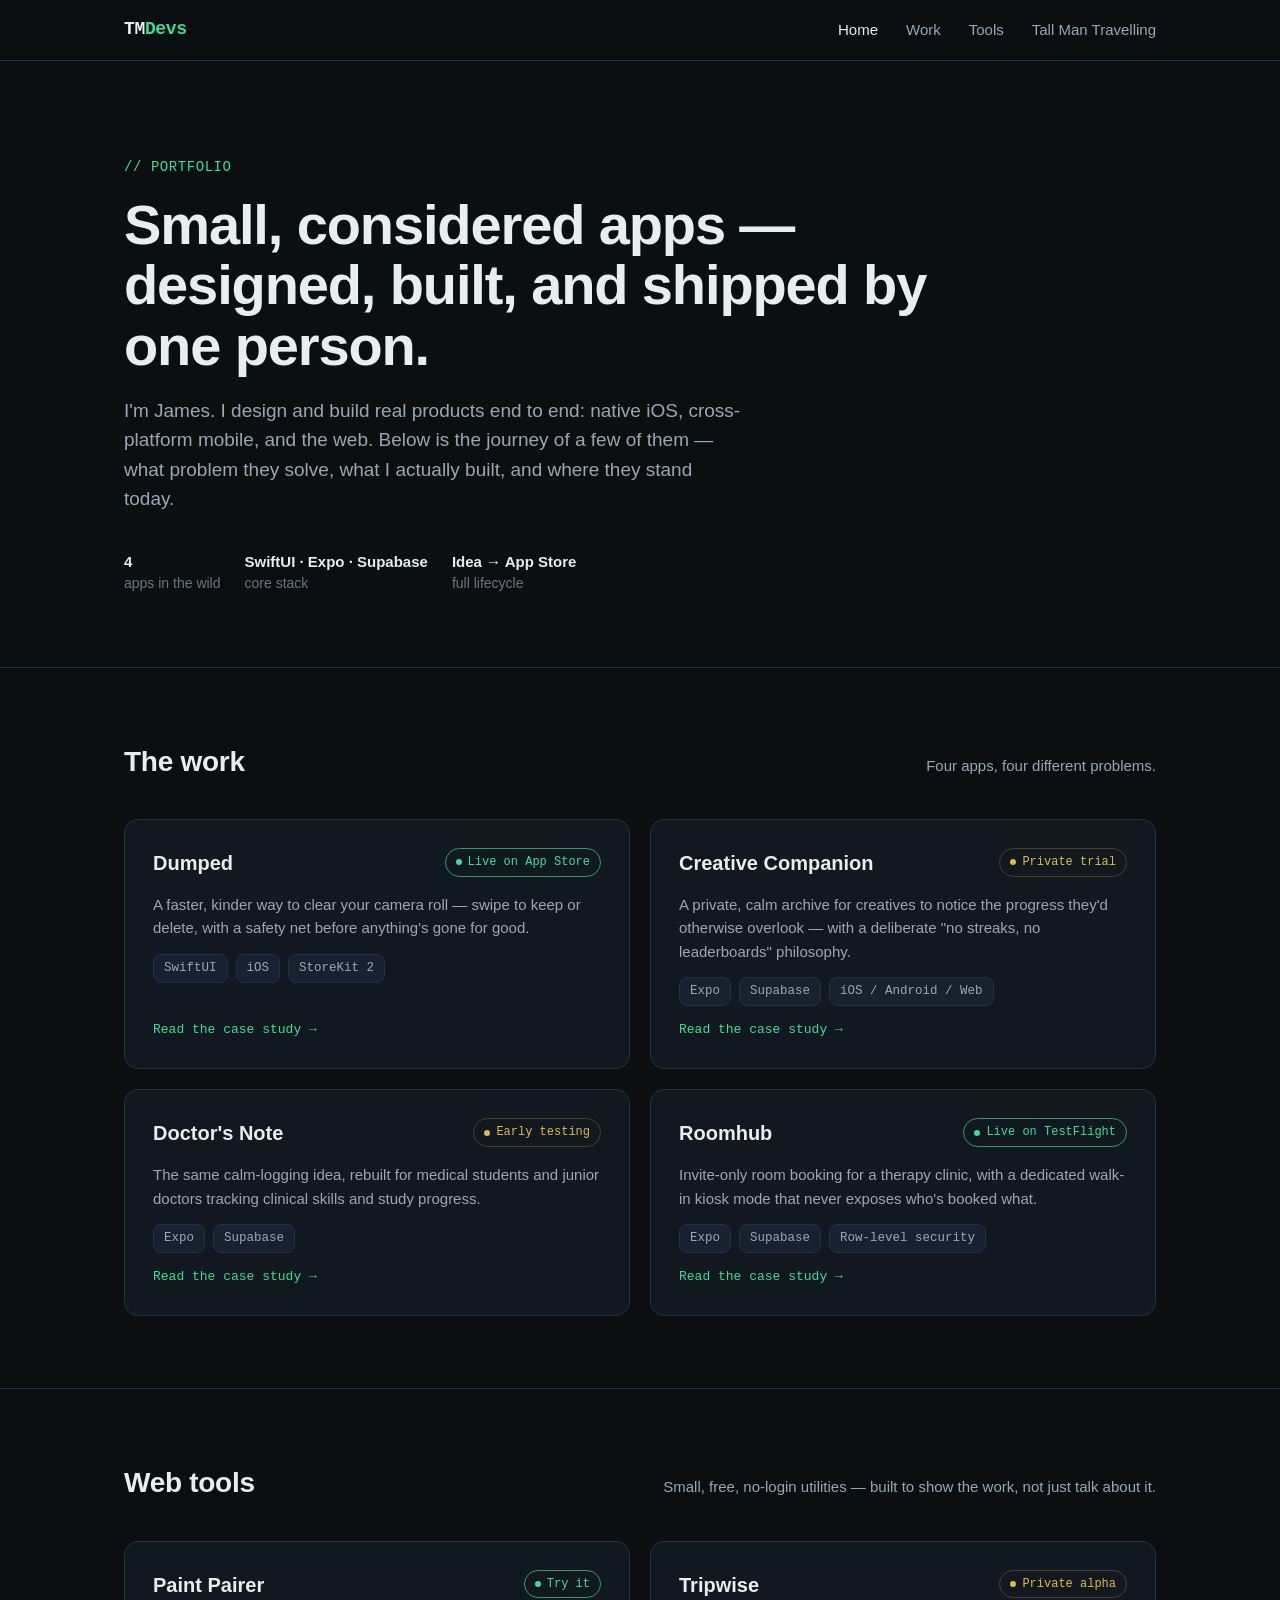
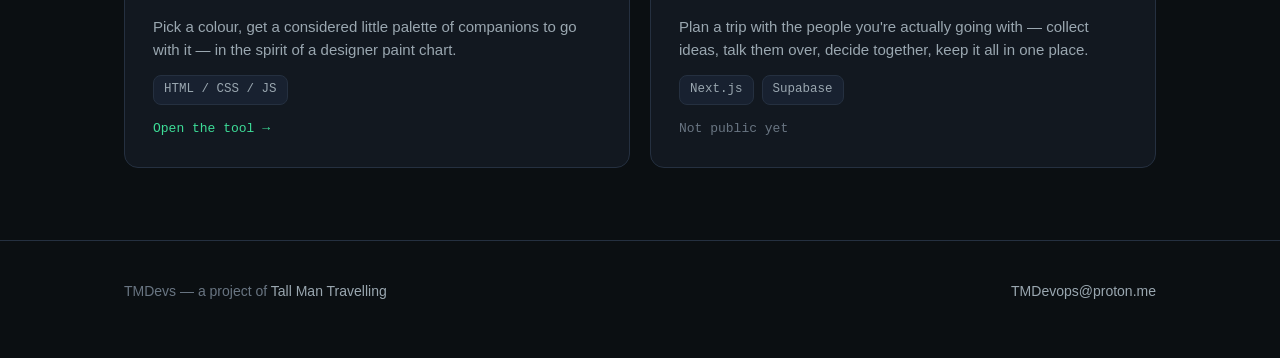
<file: index.html>
<!doctype html>
<html lang="en">
<head>
  <meta charset="utf-8">
  <meta name="viewport" content="width=device-width, initial-scale=1">
  <title>TMDevs — apps &amp; tools built by James Doran</title>
  <meta name="description" content="A portfolio of small, considered apps and web tools designed and built end to end by James Doran.">
  <link rel="stylesheet" href="css/style.css">
</head>
<body>

  <header class="site-header">
    <div class="wrap">
      <a class="logo" href="index.html">TM<span>Devs</span></a>
      <nav class="site-nav">
        <a href="index.html" class="active">Home</a>
        <a href="#work">Work</a>
        <a href="#tools">Tools</a>
        <a href="https://www.tallmantravels.co.uk">Tall Man Travelling</a>
      </nav>
    </div>
  </header>

  <section class="hero">
    <div class="wrap">
      <p class="eyebrow">// portfolio</p>
      <h1>Small, considered apps — designed, built, and shipped by one person.</h1>
      <p class="lede">I'm James. I design and build real products end to end: native iOS, cross-platform mobile, and the web. Below is the journey of a few of them — what problem they solve, what I actually built, and where they stand today.</p>
      <div class="hero-meta">
        <div><strong>4</strong>apps in the wild</div>
        <div><strong>SwiftUI · Expo · Supabase</strong>core stack</div>
        <div><strong>Idea → App Store</strong>full lifecycle</div>
      </div>
    </div>
  </section>

  <section class="section" id="work">
    <div class="wrap">
      <div class="section-head">
        <h2>The work</h2>
        <p>Four apps, four different problems.</p>
      </div>
      <div class="grid">

        <a class="card" href="work/dumped.html">
          <div class="card-top">
            <h3>Dumped</h3>
            <span class="badge live"><span class="badge-dot"></span>Live on App Store</span>
          </div>
          <p class="tagline">A faster, kinder way to clear your camera roll — swipe to keep or delete, with a safety net before anything's gone for good.</p>
          <div class="chips">
            <span class="chip">SwiftUI</span>
            <span class="chip">iOS</span>
            <span class="chip">StoreKit 2</span>
          </div>
          <span class="readmore">Read the case study →</span>
        </a>

        <a class="card" href="work/creative-companion.html">
          <div class="card-top">
            <h3>Creative Companion</h3>
            <span class="badge trial"><span class="badge-dot"></span>Private trial</span>
          </div>
          <p class="tagline">A private, calm archive for creatives to notice the progress they'd otherwise overlook — with a deliberate "no streaks, no leaderboards" philosophy.</p>
          <div class="chips">
            <span class="chip">Expo</span>
            <span class="chip">Supabase</span>
            <span class="chip">iOS / Android / Web</span>
          </div>
          <span class="readmore">Read the case study →</span>
        </a>

        <a class="card" href="work/doctors-note.html">
          <div class="card-top">
            <h3>Doctor's Note</h3>
            <span class="badge trial"><span class="badge-dot"></span>Early testing</span>
          </div>
          <p class="tagline">The same calm-logging idea, rebuilt for medical students and junior doctors tracking clinical skills and study progress.</p>
          <div class="chips">
            <span class="chip">Expo</span>
            <span class="chip">Supabase</span>
          </div>
          <span class="readmore">Read the case study →</span>
        </a>

        <a class="card" href="work/roomhub.html">
          <div class="card-top">
            <h3>Roomhub</h3>
            <span class="badge live"><span class="badge-dot"></span>Live on TestFlight</span>
          </div>
          <p class="tagline">Invite-only room booking for a therapy clinic, with a dedicated walk-in kiosk mode that never exposes who's booked what.</p>
          <div class="chips">
            <span class="chip">Expo</span>
            <span class="chip">Supabase</span>
            <span class="chip">Row-level security</span>
          </div>
          <span class="readmore">Read the case study →</span>
        </a>

      </div>
    </div>
  </section>

  <section class="section" id="tools">
    <div class="wrap">
      <div class="section-head">
        <h2>Web tools</h2>
        <p>Small, free, no-login utilities — built to show the work, not just talk about it.</p>
      </div>
      <div class="grid">

        <a class="card" href="tools/paint-pairer.html">
          <div class="card-top">
            <h3>Paint Pairer</h3>
            <span class="badge live"><span class="badge-dot"></span>Try it</span>
          </div>
          <p class="tagline">Pick a colour, get a considered little palette of companions to go with it — in the spirit of a designer paint chart.</p>
          <div class="chips">
            <span class="chip">HTML / CSS / JS</span>
          </div>
          <span class="readmore">Open the tool →</span>
        </a>

        <div class="card">
          <div class="card-top">
            <h3>Tripwise</h3>
            <span class="badge alpha"><span class="badge-dot"></span>Private alpha</span>
          </div>
          <p class="tagline">Plan a trip with the people you're actually going with — collect ideas, talk them over, decide together, keep it all in one place.</p>
          <div class="chips">
            <span class="chip">Next.js</span>
            <span class="chip">Supabase</span>
          </div>
          <span class="readmore" style="color: var(--text-faint);">Not public yet</span>
        </div>

      </div>
    </div>
  </section>

  <footer class="site-footer">
    <div class="wrap">
      <div>TMDevs — a project of <a href="https://www.tallmantravels.co.uk">Tall Man Travelling</a></div>
      <div><a href="mailto:TMDevops@proton.me">TMDevops@proton.me</a></div>
    </div>
  </footer>

</body>
</html>
</file>
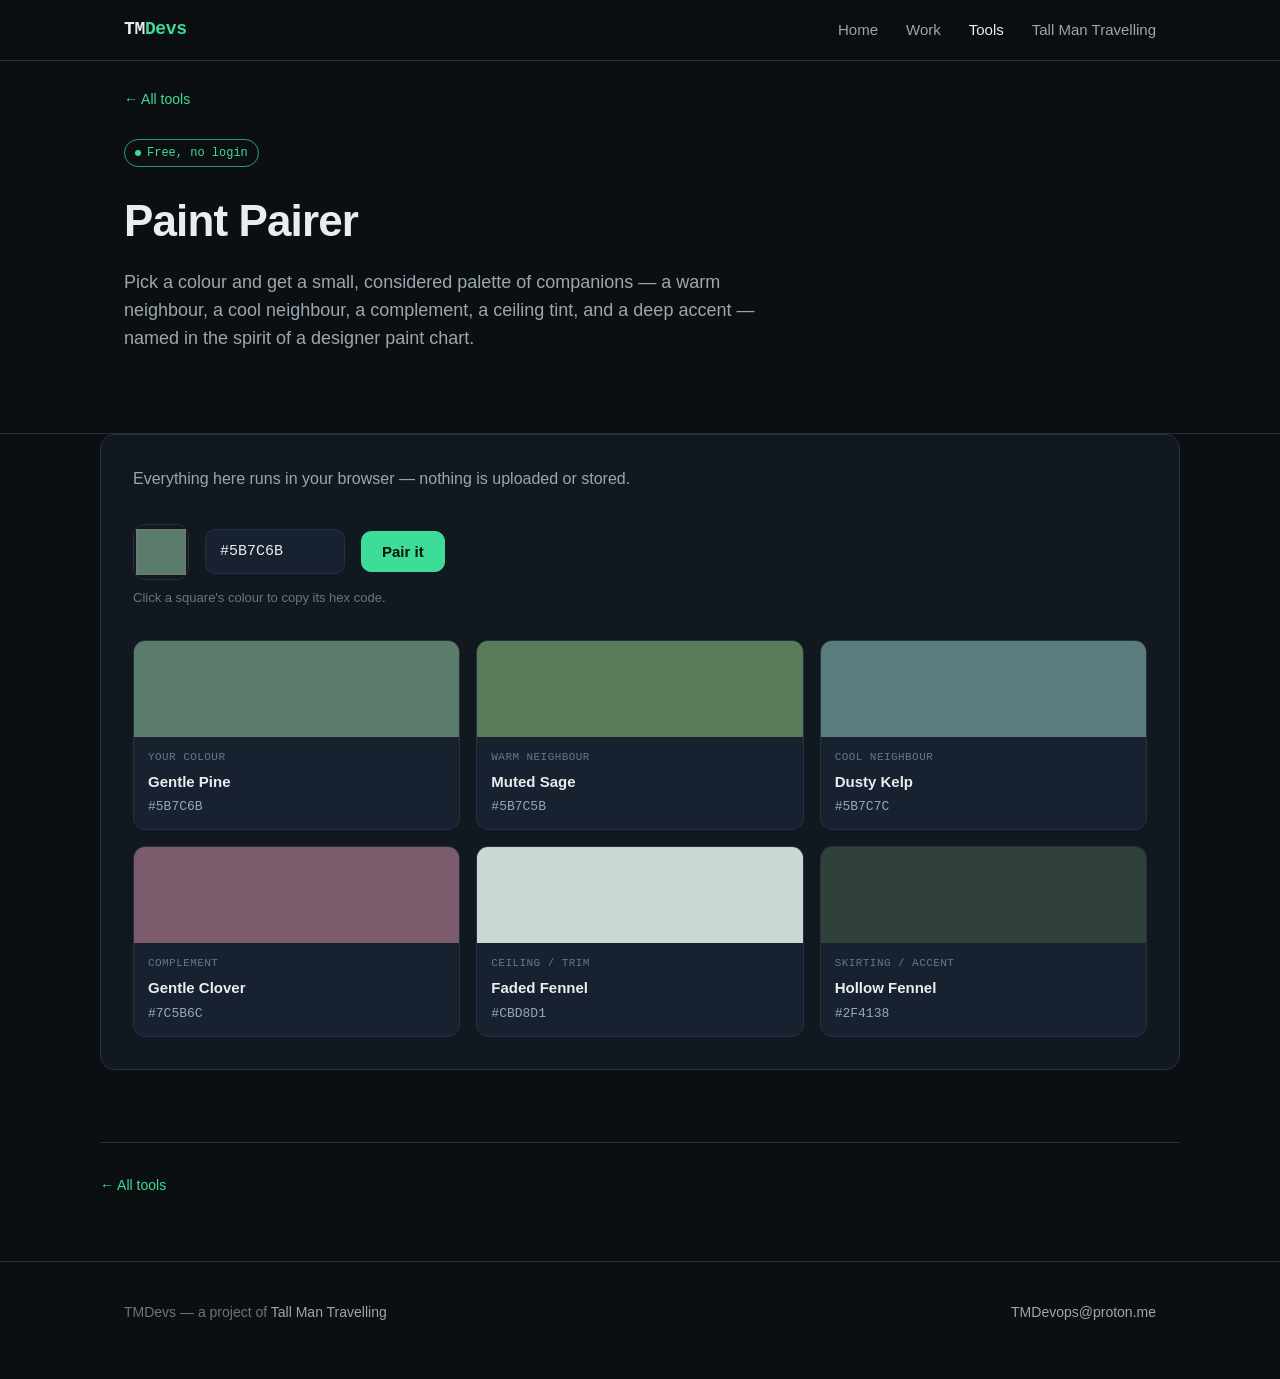
<file: tools/paint-pairer.html>
<!doctype html>
<html lang="en">
<head>
  <meta charset="utf-8">
  <meta name="viewport" content="width=device-width, initial-scale=1">
  <title>Paint Pairer — TMDevs</title>
  <meta name="description" content="Pick a colour and get a considered little palette of companions to go with it — a free web tool by TMDevs.">
  <link rel="stylesheet" href="../css/style.css">
</head>
<body>

  <header class="site-header">
    <div class="wrap">
      <a class="logo" href="../index.html">TM<span>Devs</span></a>
      <nav class="site-nav">
        <a href="../index.html">Home</a>
        <a href="../index.html#work">Work</a>
        <a href="../index.html#tools" class="active">Tools</a>
        <a href="https://www.tallmantravels.co.uk">Tall Man Travelling</a>
      </nav>
    </div>
  </header>

  <div class="wrap breadcrumb">
    <a href="../index.html#tools">← All tools</a>
  </div>

  <section class="case-hero">
    <div class="wrap">
      <div class="case-badges">
        <span class="badge live"><span class="badge-dot"></span>Free, no login</span>
      </div>
      <h1>Paint Pairer</h1>
      <p class="lede">Pick a colour and get a small, considered palette of companions — a warm neighbour, a cool neighbour, a complement, a ceiling tint, and a deep accent — named in the spirit of a designer paint chart.</p>
    </div>
  </section>

  <section class="wrap" style="padding: 0 0 72px;">
    <div class="tool-shell">
      <p class="tool-intro">Everything here runs in your browser — nothing is uploaded or stored.</p>

      <div class="picker-row">
        <input type="color" id="colorPicker" class="swatch-input" value="#5B7C6B" aria-label="Pick a base colour">
        <input type="text" id="hexInput" class="hex-input" value="#5B7C6B" maxlength="7" aria-label="Hex code">
        <button class="btn primary" id="pairBtn">Pair it</button>
      </div>
      <p class="picker-hint">Click a square's colour to copy its hex code.</p>

      <div class="swatch-grid" id="swatchGrid"></div>
    </div>
  </section>

  <nav class="case-nav wrap">
    <a href="../index.html#tools">← All tools</a>
    <span></span>
  </nav>

  <div class="toast" id="toast">Copied</div>

  <footer class="site-footer">
    <div class="wrap">
      <div>TMDevs — a project of <a href="https://www.tallmantravels.co.uk">Tall Man Travelling</a></div>
      <div><a href="mailto:TMDevops@proton.me">TMDevops@proton.me</a></div>
    </div>
  </footer>

  <script src="../js/paint-pairer.js"></script>
  <script>
    (function () {
      const picker = document.getElementById("colorPicker");
      const hexInput = document.getElementById("hexInput");
      const grid = document.getElementById("swatchGrid");
      const toast = document.getElementById("toast");
      const pairBtn = document.getElementById("pairBtn");

      function isValidHex(v) {
        return /^#?[0-9a-fA-F]{6}$/.test(v.trim());
      }

      function normaliseHex(v) {
        v = v.trim();
        return v.startsWith("#") ? v : `#${v}`;
      }

      function showToast(msg) {
        toast.textContent = msg;
        toast.classList.add("show");
        clearTimeout(showToast._t);
        showToast._t = setTimeout(() => toast.classList.remove("show"), 1400);
      }

      function render(hex) {
        const palette = window.PaintPairer.generatePalette(hex);
        if (!palette) return;
        grid.innerHTML = "";
        palette.forEach((sw) => {
          const card = document.createElement("div");
          card.className = "swatch";

          const colorBtn = document.createElement("button");
          colorBtn.className = "swatch-color";
          colorBtn.style.background = sw.hex;
          colorBtn.type = "button";
          colorBtn.setAttribute("aria-label", `Copy ${sw.hex}`);
          colorBtn.addEventListener("click", () => {
            navigator.clipboard
              .writeText(sw.hex)
              .then(() => showToast(`Copied ${sw.hex}`))
              .catch(() => showToast("Could not copy"));
          });

          const info = document.createElement("div");
          info.className = "swatch-info";
          info.innerHTML = `
            <p class="swatch-role">${sw.role}</p>
            <p class="swatch-name">${sw.name}</p>
            <p class="swatch-hex">${sw.hex}</p>
          `;

          card.appendChild(colorBtn);
          card.appendChild(info);
          grid.appendChild(card);
        });
      }

      function runFromHex(v) {
        if (!isValidHex(v)) {
          showToast("Enter a valid hex colour");
          return;
        }
        const hex = normaliseHex(v);
        picker.value = hex;
        hexInput.value = hex;
        render(hex);
      }

      picker.addEventListener("input", () => {
        hexInput.value = picker.value;
        render(picker.value);
      });

      hexInput.addEventListener("keydown", (e) => {
        if (e.key === "Enter") runFromHex(hexInput.value);
      });

      pairBtn.addEventListener("click", () => runFromHex(hexInput.value));

      render(picker.value);
    })();
  </script>

</body>
</html>
</file>
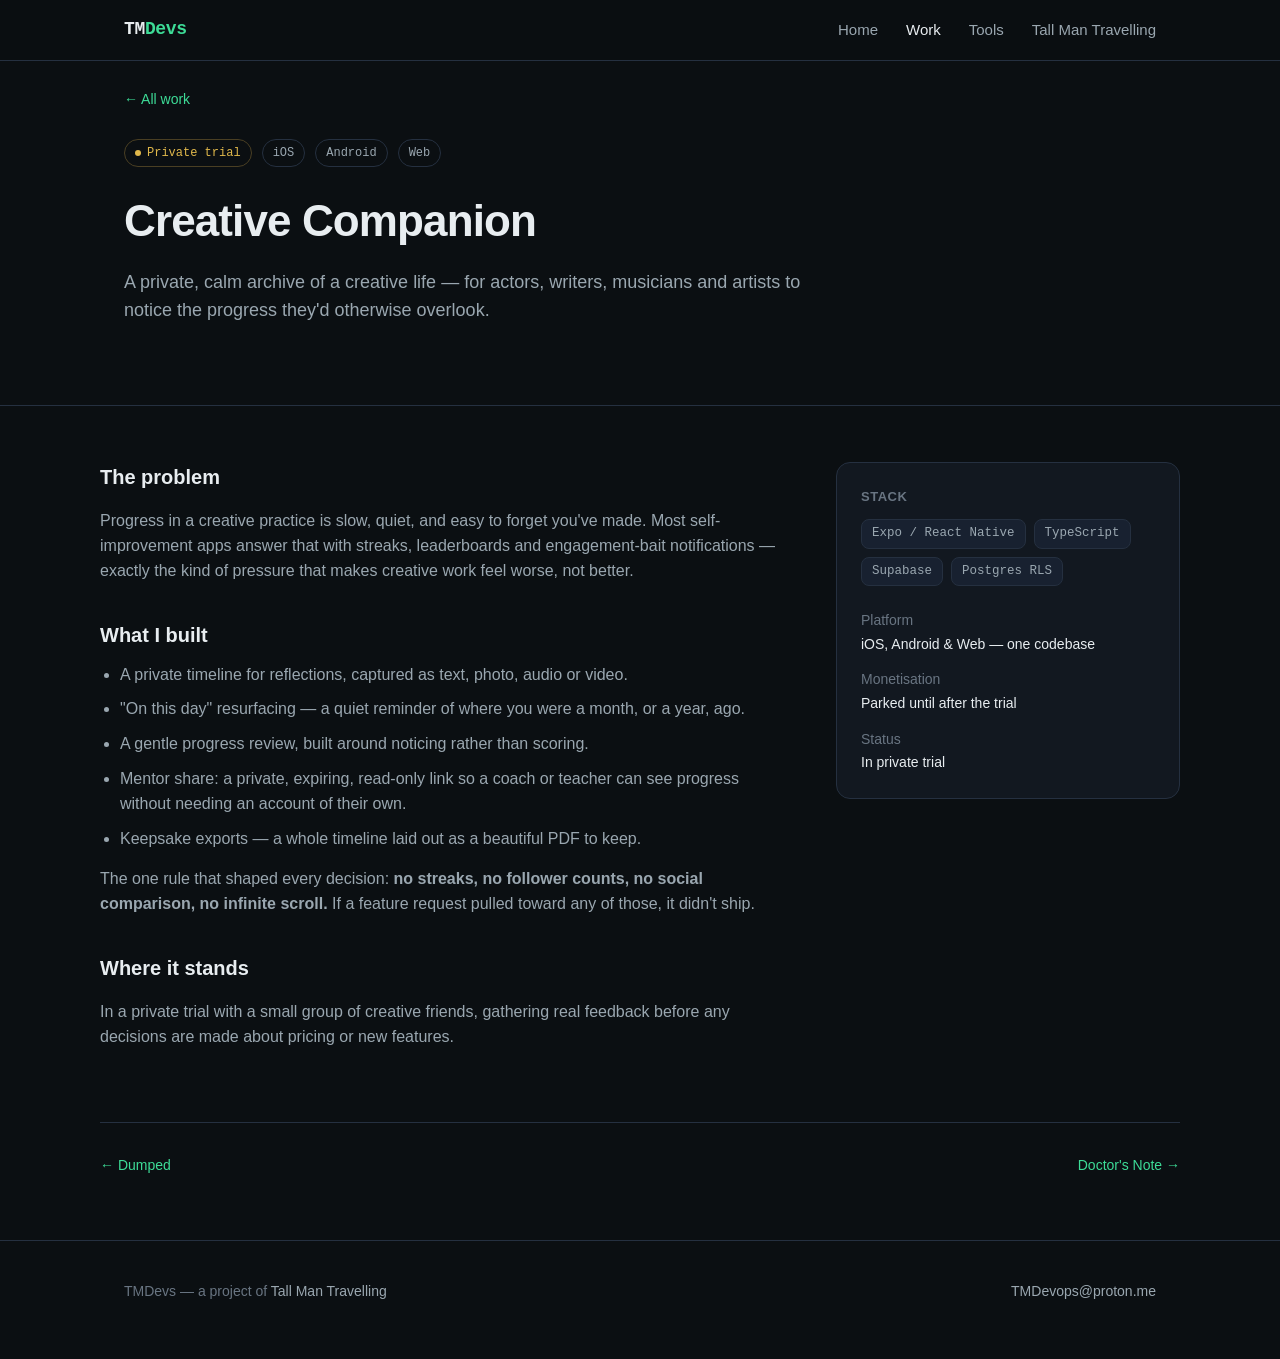
<file: work/creative-companion.html>
<!doctype html>
<html lang="en">
<head>
  <meta charset="utf-8">
  <meta name="viewport" content="width=device-width, initial-scale=1">
  <title>Creative Companion — TMDevs</title>
  <meta name="description" content="A private, calm archive for creatives to notice their own progress. Case study by TMDevs.">
  <link rel="stylesheet" href="../css/style.css">
</head>
<body>

  <header class="site-header">
    <div class="wrap">
      <a class="logo" href="../index.html">TM<span>Devs</span></a>
      <nav class="site-nav">
        <a href="../index.html">Home</a>
        <a href="../index.html#work" class="active">Work</a>
        <a href="../index.html#tools">Tools</a>
        <a href="https://www.tallmantravels.co.uk">Tall Man Travelling</a>
      </nav>
    </div>
  </header>

  <div class="wrap breadcrumb">
    <a href="../index.html#work">← All work</a>
  </div>

  <section class="case-hero">
    <div class="wrap">
      <div class="case-badges">
        <span class="badge trial"><span class="badge-dot"></span>Private trial</span>
        <span class="badge">iOS</span>
        <span class="badge">Android</span>
        <span class="badge">Web</span>
      </div>
      <h1>Creative Companion</h1>
      <p class="lede">A private, calm archive of a creative life — for actors, writers, musicians and artists to notice the progress they'd otherwise overlook.</p>
    </div>
  </section>

  <section class="wrap case-body">
    <div>
      <h2>The problem</h2>
      <p>Progress in a creative practice is slow, quiet, and easy to forget you've made. Most self-improvement apps answer that with streaks, leaderboards and engagement-bait notifications — exactly the kind of pressure that makes creative work feel worse, not better.</p>

      <h2>What I built</h2>
      <ul>
        <li>A private timeline for reflections, captured as text, photo, audio or video.</li>
        <li>"On this day" resurfacing — a quiet reminder of where you were a month, or a year, ago.</li>
        <li>A gentle progress review, built around noticing rather than scoring.</li>
        <li>Mentor share: a private, expiring, read-only link so a coach or teacher can see progress without needing an account of their own.</li>
        <li>Keepsake exports — a whole timeline laid out as a beautiful PDF to keep.</li>
      </ul>
      <p>The one rule that shaped every decision: <strong>no streaks, no follower counts, no social comparison, no infinite scroll.</strong> If a feature request pulled toward any of those, it didn't ship.</p>

      <h2>Where it stands</h2>
      <p>In a private trial with a small group of creative friends, gathering real feedback before any decisions are made about pricing or new features.</p>
    </div>

    <aside class="side-panel">
      <h3>Stack</h3>
      <div class="chips">
        <span class="chip">Expo / React Native</span>
        <span class="chip">TypeScript</span>
        <span class="chip">Supabase</span>
        <span class="chip">Postgres RLS</span>
      </div>
      <dl>
        <dt>Platform</dt>
        <dd>iOS, Android &amp; Web — one codebase</dd>
        <dt>Monetisation</dt>
        <dd>Parked until after the trial</dd>
        <dt>Status</dt>
        <dd>In private trial</dd>
      </dl>
    </aside>
  </section>

  <nav class="case-nav wrap">
    <a href="dumped.html">← Dumped</a>
    <a href="doctors-note.html">Doctor's Note →</a>
  </nav>

  <footer class="site-footer">
    <div class="wrap">
      <div>TMDevs — a project of <a href="https://www.tallmantravels.co.uk">Tall Man Travelling</a></div>
      <div><a href="mailto:TMDevops@proton.me">TMDevops@proton.me</a></div>
    </div>
  </footer>

</body>
</html>
</file>
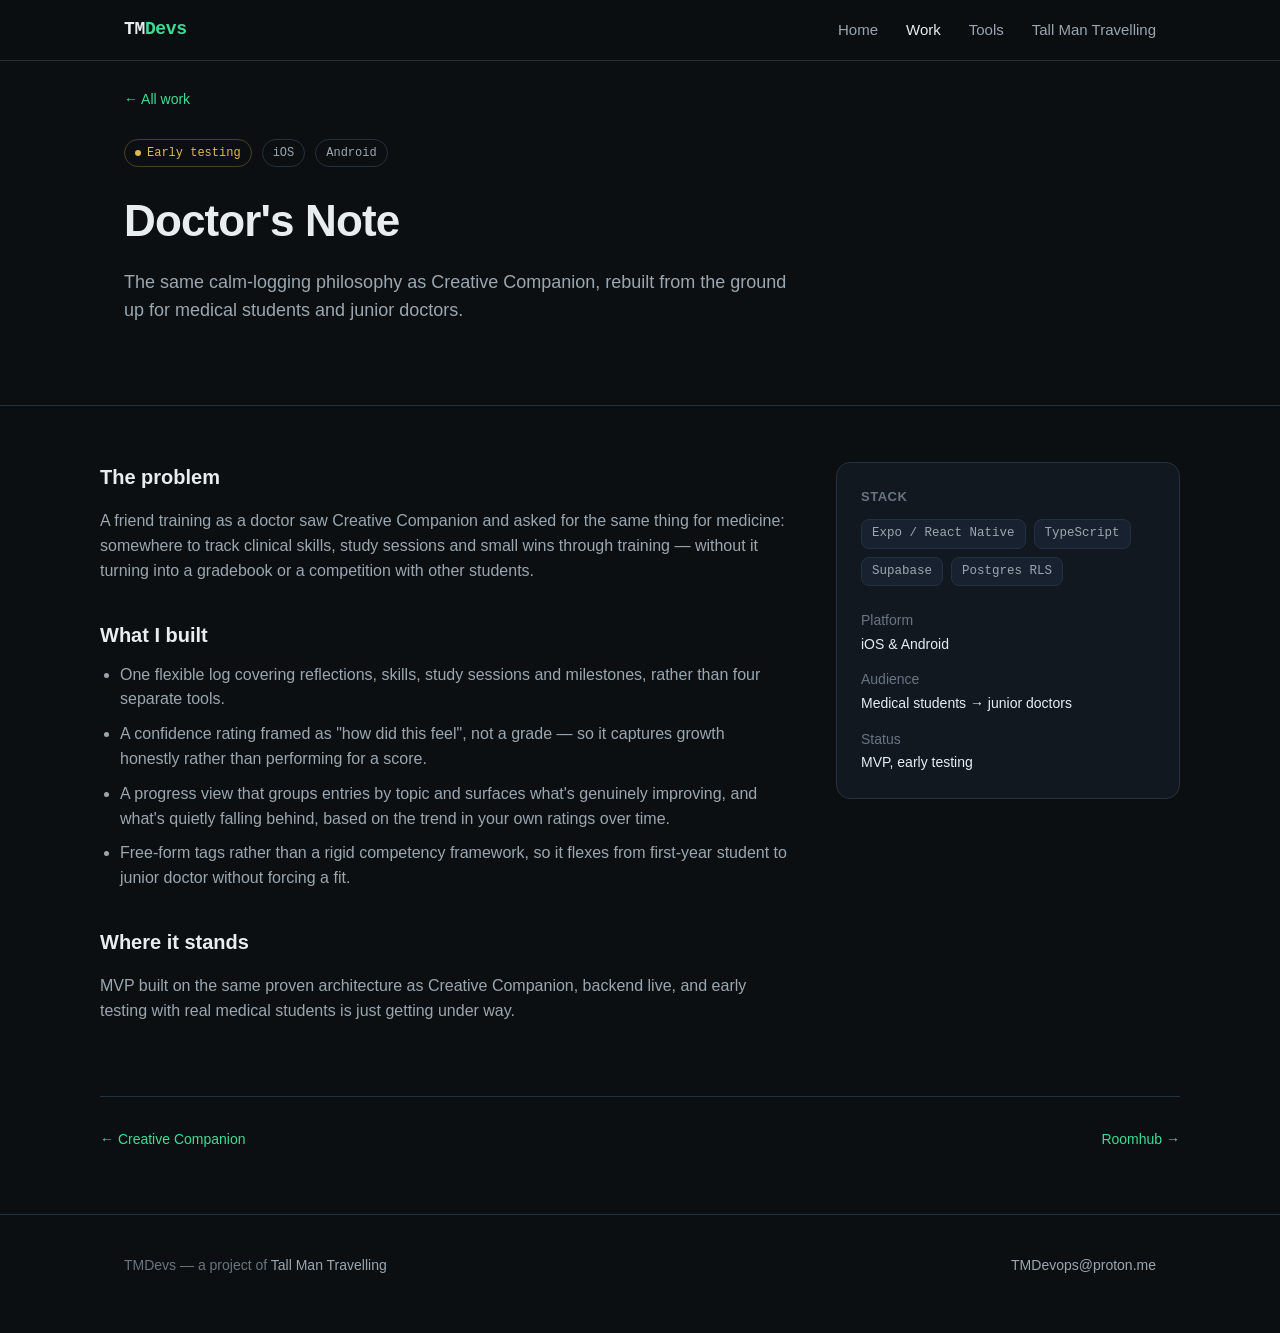
<file: work/doctors-note.html>
<!doctype html>
<html lang="en">
<head>
  <meta charset="utf-8">
  <meta name="viewport" content="width=device-width, initial-scale=1">
  <title>Doctor's Note — TMDevs</title>
  <meta name="description" content="A calm log of clinical growth for medical students and junior doctors. Case study by TMDevs.">
  <link rel="stylesheet" href="../css/style.css">
</head>
<body>

  <header class="site-header">
    <div class="wrap">
      <a class="logo" href="../index.html">TM<span>Devs</span></a>
      <nav class="site-nav">
        <a href="../index.html">Home</a>
        <a href="../index.html#work" class="active">Work</a>
        <a href="../index.html#tools">Tools</a>
        <a href="https://www.tallmantravels.co.uk">Tall Man Travelling</a>
      </nav>
    </div>
  </header>

  <div class="wrap breadcrumb">
    <a href="../index.html#work">← All work</a>
  </div>

  <section class="case-hero">
    <div class="wrap">
      <div class="case-badges">
        <span class="badge trial"><span class="badge-dot"></span>Early testing</span>
        <span class="badge">iOS</span>
        <span class="badge">Android</span>
      </div>
      <h1>Doctor's Note</h1>
      <p class="lede">The same calm-logging philosophy as Creative Companion, rebuilt from the ground up for medical students and junior doctors.</p>
    </div>
  </section>

  <section class="wrap case-body">
    <div>
      <h2>The problem</h2>
      <p>A friend training as a doctor saw Creative Companion and asked for the same thing for medicine: somewhere to track clinical skills, study sessions and small wins through training — without it turning into a gradebook or a competition with other students.</p>

      <h2>What I built</h2>
      <ul>
        <li>One flexible log covering reflections, skills, study sessions and milestones, rather than four separate tools.</li>
        <li>A confidence rating framed as "how did this feel", not a grade — so it captures growth honestly rather than performing for a score.</li>
        <li>A progress view that groups entries by topic and surfaces what's genuinely improving, and what's quietly falling behind, based on the trend in your own ratings over time.</li>
        <li>Free-form tags rather than a rigid competency framework, so it flexes from first-year student to junior doctor without forcing a fit.</li>
      </ul>

      <h2>Where it stands</h2>
      <p>MVP built on the same proven architecture as Creative Companion, backend live, and early testing with real medical students is just getting under way.</p>
    </div>

    <aside class="side-panel">
      <h3>Stack</h3>
      <div class="chips">
        <span class="chip">Expo / React Native</span>
        <span class="chip">TypeScript</span>
        <span class="chip">Supabase</span>
        <span class="chip">Postgres RLS</span>
      </div>
      <dl>
        <dt>Platform</dt>
        <dd>iOS &amp; Android</dd>
        <dt>Audience</dt>
        <dd>Medical students → junior doctors</dd>
        <dt>Status</dt>
        <dd>MVP, early testing</dd>
      </dl>
    </aside>
  </section>

  <nav class="case-nav wrap">
    <a href="creative-companion.html">← Creative Companion</a>
    <a href="roomhub.html">Roomhub →</a>
  </nav>

  <footer class="site-footer">
    <div class="wrap">
      <div>TMDevs — a project of <a href="https://www.tallmantravels.co.uk">Tall Man Travelling</a></div>
      <div><a href="mailto:TMDevops@proton.me">TMDevops@proton.me</a></div>
    </div>
  </footer>

</body>
</html>
</file>
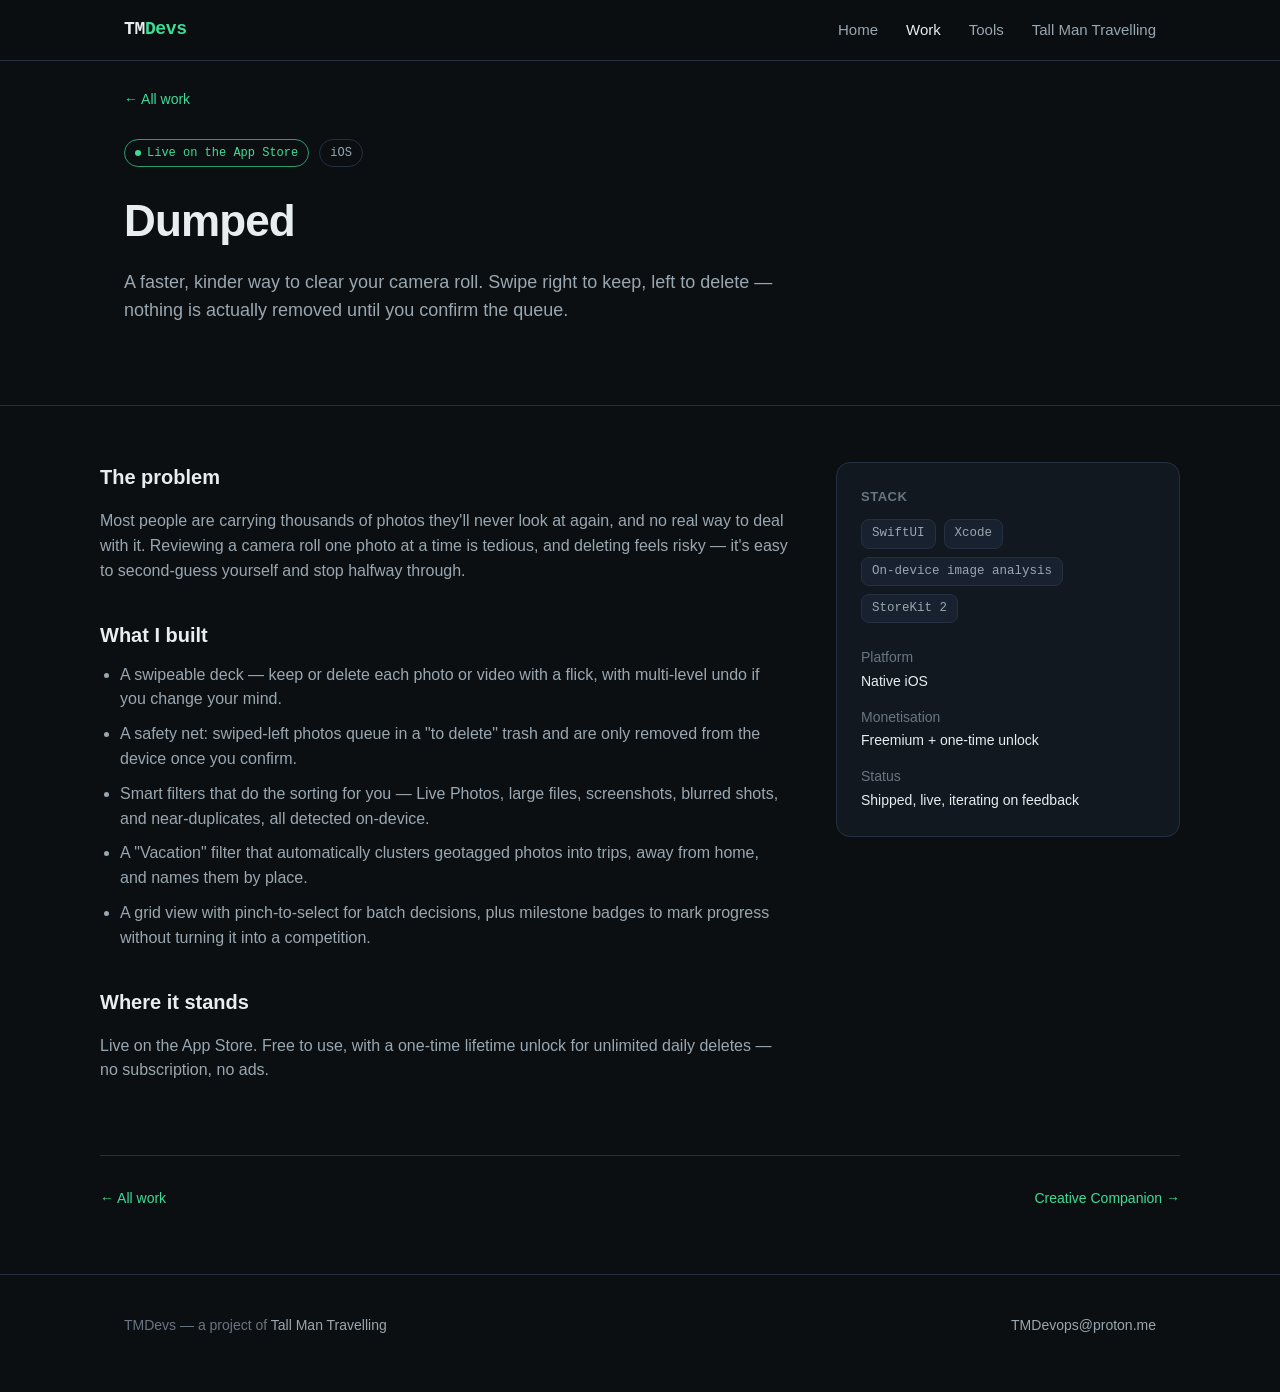
<file: work/dumped.html>
<!doctype html>
<html lang="en">
<head>
  <meta charset="utf-8">
  <meta name="viewport" content="width=device-width, initial-scale=1">
  <title>Dumped — TMDevs</title>
  <meta name="description" content="A faster, kinder way to clear your camera roll. Case study by TMDevs.">
  <link rel="stylesheet" href="../css/style.css">
</head>
<body>

  <header class="site-header">
    <div class="wrap">
      <a class="logo" href="../index.html">TM<span>Devs</span></a>
      <nav class="site-nav">
        <a href="../index.html">Home</a>
        <a href="../index.html#work" class="active">Work</a>
        <a href="../index.html#tools">Tools</a>
        <a href="https://www.tallmantravels.co.uk">Tall Man Travelling</a>
      </nav>
    </div>
  </header>

  <div class="wrap breadcrumb">
    <a href="../index.html#work">← All work</a>
  </div>

  <section class="case-hero">
    <div class="wrap">
      <div class="case-badges">
        <span class="badge live"><span class="badge-dot"></span>Live on the App Store</span>
        <span class="badge">iOS</span>
      </div>
      <h1>Dumped</h1>
      <p class="lede">A faster, kinder way to clear your camera roll. Swipe right to keep, left to delete — nothing is actually removed until you confirm the queue.</p>
    </div>
  </section>

  <section class="wrap case-body">
    <div>
      <h2>The problem</h2>
      <p>Most people are carrying thousands of photos they'll never look at again, and no real way to deal with it. Reviewing a camera roll one photo at a time is tedious, and deleting feels risky — it's easy to second-guess yourself and stop halfway through.</p>

      <h2>What I built</h2>
      <ul>
        <li>A swipeable deck — keep or delete each photo or video with a flick, with multi-level undo if you change your mind.</li>
        <li>A safety net: swiped-left photos queue in a "to delete" trash and are only removed from the device once you confirm.</li>
        <li>Smart filters that do the sorting for you — Live Photos, large files, screenshots, blurred shots, and near-duplicates, all detected on-device.</li>
        <li>A "Vacation" filter that automatically clusters geotagged photos into trips, away from home, and names them by place.</li>
        <li>A grid view with pinch-to-select for batch decisions, plus milestone badges to mark progress without turning it into a competition.</li>
      </ul>

      <h2>Where it stands</h2>
      <p>Live on the App Store. Free to use, with a one-time lifetime unlock for unlimited daily deletes — no subscription, no ads.</p>
    </div>

    <aside class="side-panel">
      <h3>Stack</h3>
      <div class="chips">
        <span class="chip">SwiftUI</span>
        <span class="chip">Xcode</span>
        <span class="chip">On-device image analysis</span>
        <span class="chip">StoreKit 2</span>
      </div>
      <dl>
        <dt>Platform</dt>
        <dd>Native iOS</dd>
        <dt>Monetisation</dt>
        <dd>Freemium + one-time unlock</dd>
        <dt>Status</dt>
        <dd>Shipped, live, iterating on feedback</dd>
      </dl>
    </aside>
  </section>

  <nav class="case-nav wrap">
    <a href="../index.html#work">← All work</a>
    <a href="creative-companion.html">Creative Companion →</a>
  </nav>

  <footer class="site-footer">
    <div class="wrap">
      <div>TMDevs — a project of <a href="https://www.tallmantravels.co.uk">Tall Man Travelling</a></div>
      <div><a href="mailto:TMDevops@proton.me">TMDevops@proton.me</a></div>
    </div>
  </footer>

</body>
</html>
</file>
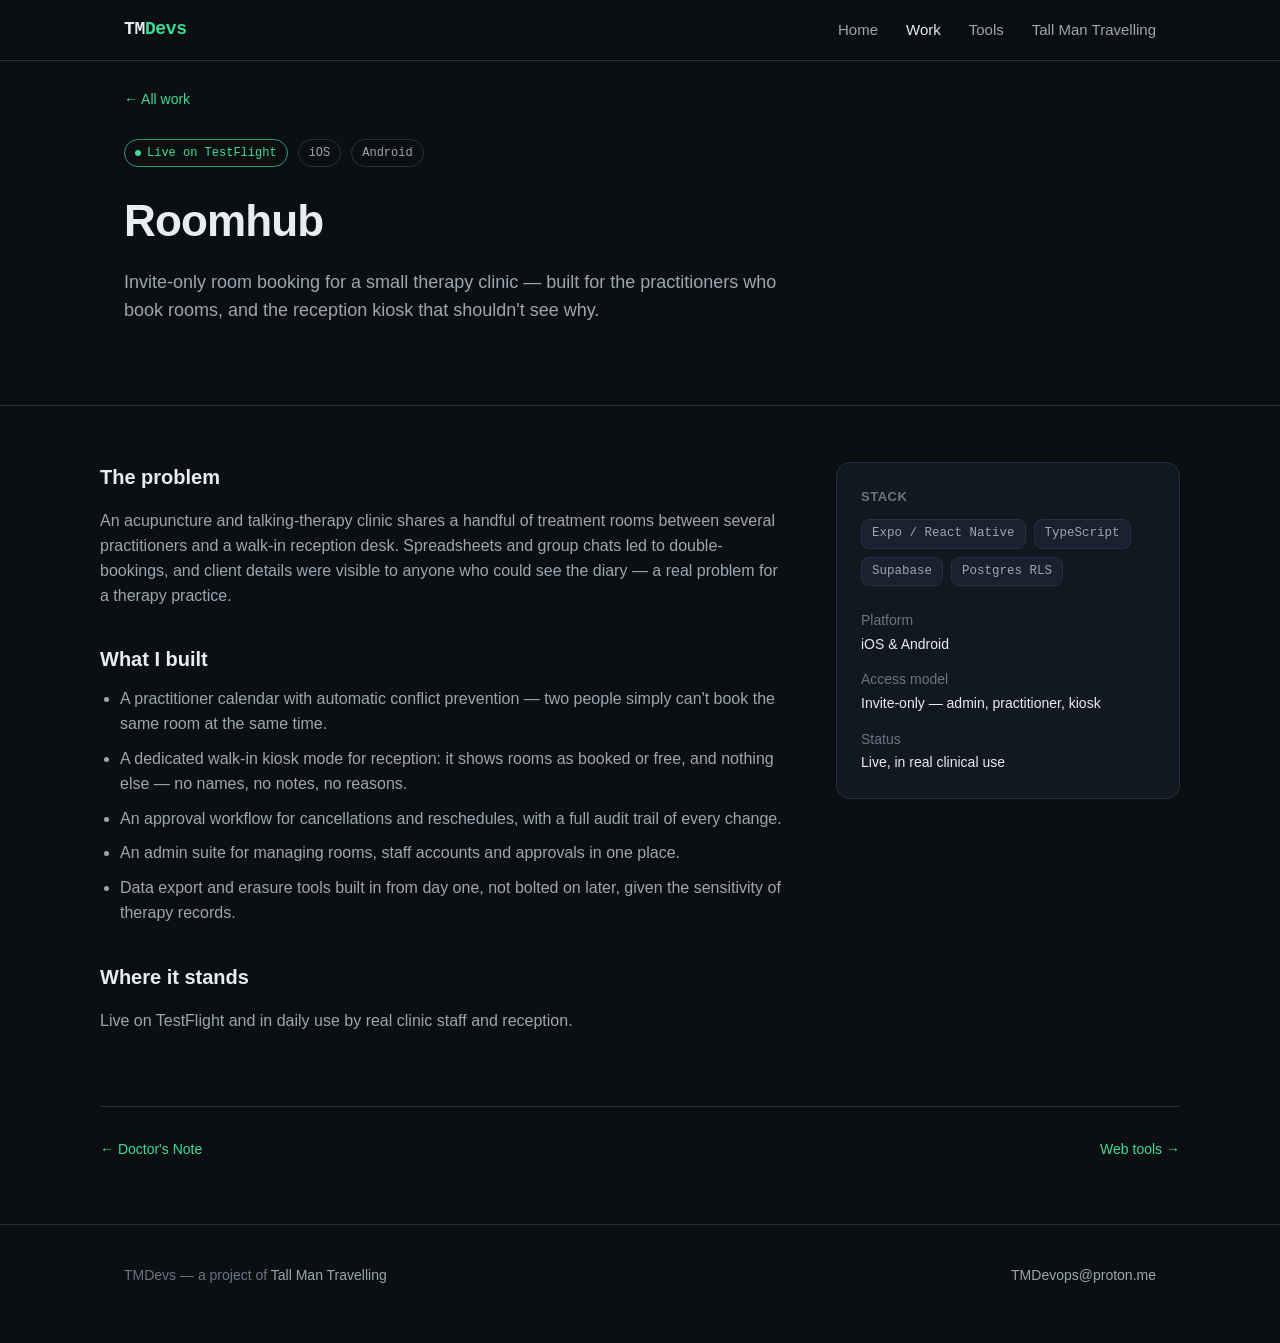
<file: work/roomhub.html>
<!doctype html>
<html lang="en">
<head>
  <meta charset="utf-8">
  <meta name="viewport" content="width=device-width, initial-scale=1">
  <title>Roomhub — TMDevs</title>
  <meta name="description" content="Invite-only room booking for a therapy clinic. Case study by TMDevs.">
  <link rel="stylesheet" href="../css/style.css">
</head>
<body>

  <header class="site-header">
    <div class="wrap">
      <a class="logo" href="../index.html">TM<span>Devs</span></a>
      <nav class="site-nav">
        <a href="../index.html">Home</a>
        <a href="../index.html#work" class="active">Work</a>
        <a href="../index.html#tools">Tools</a>
        <a href="https://www.tallmantravels.co.uk">Tall Man Travelling</a>
      </nav>
    </div>
  </header>

  <div class="wrap breadcrumb">
    <a href="../index.html#work">← All work</a>
  </div>

  <section class="case-hero">
    <div class="wrap">
      <div class="case-badges">
        <span class="badge live"><span class="badge-dot"></span>Live on TestFlight</span>
        <span class="badge">iOS</span>
        <span class="badge">Android</span>
      </div>
      <h1>Roomhub</h1>
      <p class="lede">Invite-only room booking for a small therapy clinic — built for the practitioners who book rooms, and the reception kiosk that shouldn't see why.</p>
    </div>
  </section>

  <section class="wrap case-body">
    <div>
      <h2>The problem</h2>
      <p>An acupuncture and talking-therapy clinic shares a handful of treatment rooms between several practitioners and a walk-in reception desk. Spreadsheets and group chats led to double-bookings, and client details were visible to anyone who could see the diary — a real problem for a therapy practice.</p>

      <h2>What I built</h2>
      <ul>
        <li>A practitioner calendar with automatic conflict prevention — two people simply can't book the same room at the same time.</li>
        <li>A dedicated walk-in kiosk mode for reception: it shows rooms as booked or free, and nothing else — no names, no notes, no reasons.</li>
        <li>An approval workflow for cancellations and reschedules, with a full audit trail of every change.</li>
        <li>An admin suite for managing rooms, staff accounts and approvals in one place.</li>
        <li>Data export and erasure tools built in from day one, not bolted on later, given the sensitivity of therapy records.</li>
      </ul>

      <h2>Where it stands</h2>
      <p>Live on TestFlight and in daily use by real clinic staff and reception.</p>
    </div>

    <aside class="side-panel">
      <h3>Stack</h3>
      <div class="chips">
        <span class="chip">Expo / React Native</span>
        <span class="chip">TypeScript</span>
        <span class="chip">Supabase</span>
        <span class="chip">Postgres RLS</span>
      </div>
      <dl>
        <dt>Platform</dt>
        <dd>iOS &amp; Android</dd>
        <dt>Access model</dt>
        <dd>Invite-only — admin, practitioner, kiosk</dd>
        <dt>Status</dt>
        <dd>Live, in real clinical use</dd>
      </dl>
    </aside>
  </section>

  <nav class="case-nav wrap">
    <a href="doctors-note.html">← Doctor's Note</a>
    <a href="../index.html#tools">Web tools →</a>
  </nav>

  <footer class="site-footer">
    <div class="wrap">
      <div>TMDevs — a project of <a href="https://www.tallmantravels.co.uk">Tall Man Travelling</a></div>
      <div><a href="mailto:TMDevops@proton.me">TMDevops@proton.me</a></div>
    </div>
  </footer>

</body>
</html>
</file>
<file: css/style.css>
/* TMDevs portfolio — shared styles */

:root {
  --bg: #0b0f12;
  --surface: #121820;
  --surface-raised: #182130;
  --border: #253040;
  --text: #e8edf0;
  --text-dim: #9aa7b0;
  --text-faint: #697582;
  --accent: #3ddc97;
  --accent-dim: #2a9d6f;
  --warn: #e0b84b;
  --radius: 14px;
  --max-width: 1080px;
  --mono: "SF Mono", "JetBrains Mono", ui-monospace, Menlo, Consolas, monospace;
  --sans: -apple-system, BlinkMacSystemFont, "Segoe UI", Inter, Helvetica, Arial, sans-serif;
}

* {
  box-sizing: border-box;
}

html {
  scroll-behavior: smooth;
}

body {
  margin: 0;
  background: var(--bg);
  color: var(--text);
  font-family: var(--sans);
  line-height: 1.55;
  -webkit-font-smoothing: antialiased;
}

a {
  color: var(--accent);
  text-decoration: none;
}

a:hover {
  text-decoration: underline;
}

img {
  max-width: 100%;
  display: block;
}

.wrap {
  max-width: var(--max-width);
  margin: 0 auto;
  padding: 0 24px;
}

/* Header */

.site-header {
  position: sticky;
  top: 0;
  z-index: 10;
  background: rgba(11, 15, 18, 0.85);
  backdrop-filter: blur(10px);
  border-bottom: 1px solid var(--border);
}

.site-header .wrap {
  display: flex;
  align-items: center;
  justify-content: space-between;
  padding-top: 16px;
  padding-bottom: 16px;
}

.logo {
  font-family: var(--mono);
  font-size: 18px;
  font-weight: 600;
  color: var(--text);
  letter-spacing: -0.02em;
}

.logo span {
  color: var(--accent);
}

.site-nav {
  display: flex;
  gap: 28px;
  font-size: 15px;
}

.site-nav a {
  color: var(--text-dim);
}

.site-nav a:hover,
.site-nav a.active {
  color: var(--text);
  text-decoration: none;
}

@media (max-width: 600px) {
  .site-header .wrap {
    flex-direction: column;
    align-items: flex-start;
    gap: 10px;
    padding-top: 14px;
    padding-bottom: 14px;
  }

  .site-nav {
    gap: 16px;
    flex-wrap: wrap;
    font-size: 14px;
  }
}

/* Hero */

.hero {
  padding: 96px 0 72px;
  border-bottom: 1px solid var(--border);
}

.hero .eyebrow {
  font-family: var(--mono);
  color: var(--accent);
  font-size: 14px;
  letter-spacing: 0.04em;
  text-transform: uppercase;
  margin: 0 0 16px;
}

.hero h1 {
  font-size: clamp(36px, 6vw, 56px);
  line-height: 1.08;
  letter-spacing: -0.02em;
  margin: 0 0 20px;
  max-width: 820px;
}

.hero p.lede {
  font-size: 19px;
  color: var(--text-dim);
  max-width: 620px;
  margin: 0;
}

.hero-meta {
  display: flex;
  gap: 24px;
  margin-top: 36px;
  flex-wrap: wrap;
}

.hero-meta div {
  font-size: 14px;
  color: var(--text-faint);
}

.hero-meta strong {
  display: block;
  color: var(--text);
  font-size: 15px;
  font-weight: 600;
}

/* Section headings */

.section {
  padding: 72px 0;
}

.section + .section {
  border-top: 1px solid var(--border);
}

.section-head {
  display: flex;
  align-items: baseline;
  justify-content: space-between;
  margin-bottom: 36px;
  gap: 16px;
  flex-wrap: wrap;
}

.section-head h2 {
  font-size: 28px;
  margin: 0;
  letter-spacing: -0.01em;
}

.section-head p {
  color: var(--text-dim);
  margin: 0;
  font-size: 15px;
}

/* Card grid */

.grid {
  display: grid;
  grid-template-columns: repeat(2, 1fr);
  gap: 20px;
}

@media (max-width: 760px) {
  .grid {
    grid-template-columns: 1fr;
  }
}

.card {
  background: var(--surface);
  border: 1px solid var(--border);
  border-radius: var(--radius);
  padding: 28px;
  display: flex;
  flex-direction: column;
  gap: 14px;
  transition: border-color 0.15s ease, transform 0.15s ease;
}

a.card {
  color: var(--text);
}

a.card:hover {
  border-color: var(--accent-dim);
  transform: translateY(-2px);
  text-decoration: none;
}

.card-top {
  display: flex;
  align-items: flex-start;
  justify-content: space-between;
  gap: 12px;
}

.card h3 {
  margin: 0;
  font-size: 20px;
}

.card p.tagline {
  margin: 0;
  color: var(--text-dim);
  font-size: 15px;
}

.card .readmore {
  margin-top: auto;
  font-family: var(--mono);
  font-size: 13px;
  color: var(--accent);
}

/* Badges & chips */

.badge {
  display: inline-flex;
  align-items: center;
  gap: 6px;
  font-family: var(--mono);
  font-size: 12px;
  padding: 4px 10px;
  border-radius: 999px;
  border: 1px solid var(--border);
  color: var(--text-dim);
  white-space: nowrap;
}

.badge.live {
  color: var(--accent);
  border-color: var(--accent-dim);
}

.badge.trial,
.badge.alpha {
  color: var(--warn);
  border-color: #4a3f23;
}

.badge-dot {
  width: 6px;
  height: 6px;
  border-radius: 50%;
  background: currentColor;
}

.chips {
  display: flex;
  flex-wrap: wrap;
  gap: 8px;
}

.chip {
  font-family: var(--mono);
  font-size: 12.5px;
  color: var(--text-dim);
  background: var(--surface-raised);
  border: 1px solid var(--border);
  padding: 4px 10px;
  border-radius: 8px;
}

/* Case study page */

.breadcrumb {
  padding-top: 28px;
  font-size: 14px;
  color: var(--text-faint);
}

.case-hero {
  padding: 28px 0 56px;
  border-bottom: 1px solid var(--border);
}

.case-hero .case-badges {
  display: flex;
  gap: 10px;
  margin-bottom: 20px;
  flex-wrap: wrap;
}

.case-hero h1 {
  font-size: clamp(32px, 5vw, 44px);
  margin: 0 0 14px;
  letter-spacing: -0.02em;
}

.case-hero p.lede {
  font-size: 18px;
  color: var(--text-dim);
  max-width: 680px;
  margin: 0 0 24px;
}

.case-body {
  padding: 56px 0;
  display: grid;
  grid-template-columns: 2fr 1fr;
  gap: 48px;
}

@media (max-width: 760px) {
  .case-body {
    grid-template-columns: 1fr;
  }
}

.case-body h2 {
  font-size: 20px;
  margin: 36px 0 12px;
}

.case-body h2:first-child {
  margin-top: 0;
}

.case-body ul {
  margin: 0;
  padding-left: 20px;
}

.case-body li {
  margin-bottom: 10px;
  color: var(--text-dim);
}

.case-body p {
  color: var(--text-dim);
}

.side-panel {
  background: var(--surface);
  border: 1px solid var(--border);
  border-radius: var(--radius);
  padding: 24px;
  align-self: start;
  height: fit-content;
}

.side-panel h3 {
  font-size: 13px;
  text-transform: uppercase;
  letter-spacing: 0.04em;
  color: var(--text-faint);
  margin: 0 0 12px;
}

.side-panel .chips {
  margin-bottom: 24px;
}

.side-panel dl {
  margin: 0;
  font-size: 14px;
}

.side-panel dt {
  color: var(--text-faint);
  margin-top: 14px;
}

.side-panel dd {
  margin: 2px 0 0;
  color: var(--text);
}

.case-nav {
  display: flex;
  justify-content: space-between;
  padding: 32px 0 64px;
  font-size: 14px;
  border-top: 1px solid var(--border);
}

/* Buttons */

.btn {
  display: inline-flex;
  align-items: center;
  gap: 8px;
  font-size: 15px;
  font-weight: 600;
  padding: 11px 20px;
  border-radius: 10px;
  border: 1px solid var(--border);
  color: var(--text);
}

.btn.primary {
  background: var(--accent);
  border-color: var(--accent);
  color: #06120c;
}

.btn.primary:hover {
  background: var(--accent-dim);
  text-decoration: none;
}

.btn.ghost:hover {
  border-color: var(--text-dim);
  text-decoration: none;
}

.btn[aria-disabled="true"] {
  opacity: 0.5;
  pointer-events: none;
}

/* Tool pages */

.tool-shell {
  background: var(--surface);
  border: 1px solid var(--border);
  border-radius: var(--radius);
  padding: 32px;
}

/* Paint Pairer tool */

.tool-intro {
  color: var(--text-dim);
  max-width: 640px;
  margin: 0 0 32px;
}

.picker-row {
  display: flex;
  align-items: center;
  gap: 16px;
  flex-wrap: wrap;
  margin-bottom: 8px;
}

.swatch-input {
  width: 56px;
  height: 56px;
  border-radius: 12px;
  border: 1px solid var(--border);
  padding: 0;
  background: none;
  cursor: pointer;
}

.hex-input {
  font-family: var(--mono);
  font-size: 15px;
  background: var(--surface-raised);
  border: 1px solid var(--border);
  color: var(--text);
  padding: 13px 14px;
  border-radius: 10px;
  width: 140px;
}

.hex-input:focus {
  outline: none;
  border-color: var(--accent-dim);
}

.picker-hint {
  color: var(--text-faint);
  font-size: 13px;
  margin: 0 0 32px;
}

.swatch-grid {
  display: grid;
  grid-template-columns: repeat(3, 1fr);
  gap: 16px;
  margin-top: 28px;
}

@media (max-width: 680px) {
  .swatch-grid {
    grid-template-columns: repeat(2, 1fr);
  }
}

.swatch {
  border: 1px solid var(--border);
  border-radius: 12px;
  overflow: hidden;
  background: var(--surface-raised);
}

.swatch-color {
  height: 96px;
  width: 100%;
  cursor: pointer;
  border: none;
  display: block;
  position: relative;
}

.swatch-color::after {
  content: "copy hex";
  position: absolute;
  inset: 0;
  display: flex;
  align-items: center;
  justify-content: center;
  font-family: var(--mono);
  font-size: 12px;
  background: rgba(0, 0, 0, 0.45);
  color: #fff;
  opacity: 0;
  transition: opacity 0.12s ease;
}

.swatch-color:hover::after {
  opacity: 1;
}

.swatch-info {
  padding: 12px 14px;
}

.swatch-role {
  font-family: var(--mono);
  font-size: 11px;
  text-transform: uppercase;
  letter-spacing: 0.04em;
  color: var(--text-faint);
  margin: 0 0 4px;
}

.swatch-name {
  font-weight: 600;
  margin: 0 0 4px;
  font-size: 15px;
}

.swatch-hex {
  font-family: var(--mono);
  font-size: 13px;
  color: var(--text-dim);
  margin: 0;
}

.toast {
  position: fixed;
  bottom: 28px;
  left: 50%;
  transform: translateX(-50%) translateY(12px);
  background: var(--surface-raised);
  border: 1px solid var(--accent-dim);
  color: var(--text);
  padding: 10px 18px;
  border-radius: 999px;
  font-size: 14px;
  opacity: 0;
  pointer-events: none;
  transition: opacity 0.15s ease, transform 0.15s ease;
}

.toast.show {
  opacity: 1;
  transform: translateX(-50%) translateY(0);
}

/* Footer */

.site-footer {
  border-top: 1px solid var(--border);
  padding: 40px 0 56px;
  color: var(--text-faint);
  font-size: 14px;
}

.site-footer .wrap {
  display: flex;
  justify-content: space-between;
  flex-wrap: wrap;
  gap: 16px;
}

.site-footer a {
  color: var(--text-dim);
}
</file>
